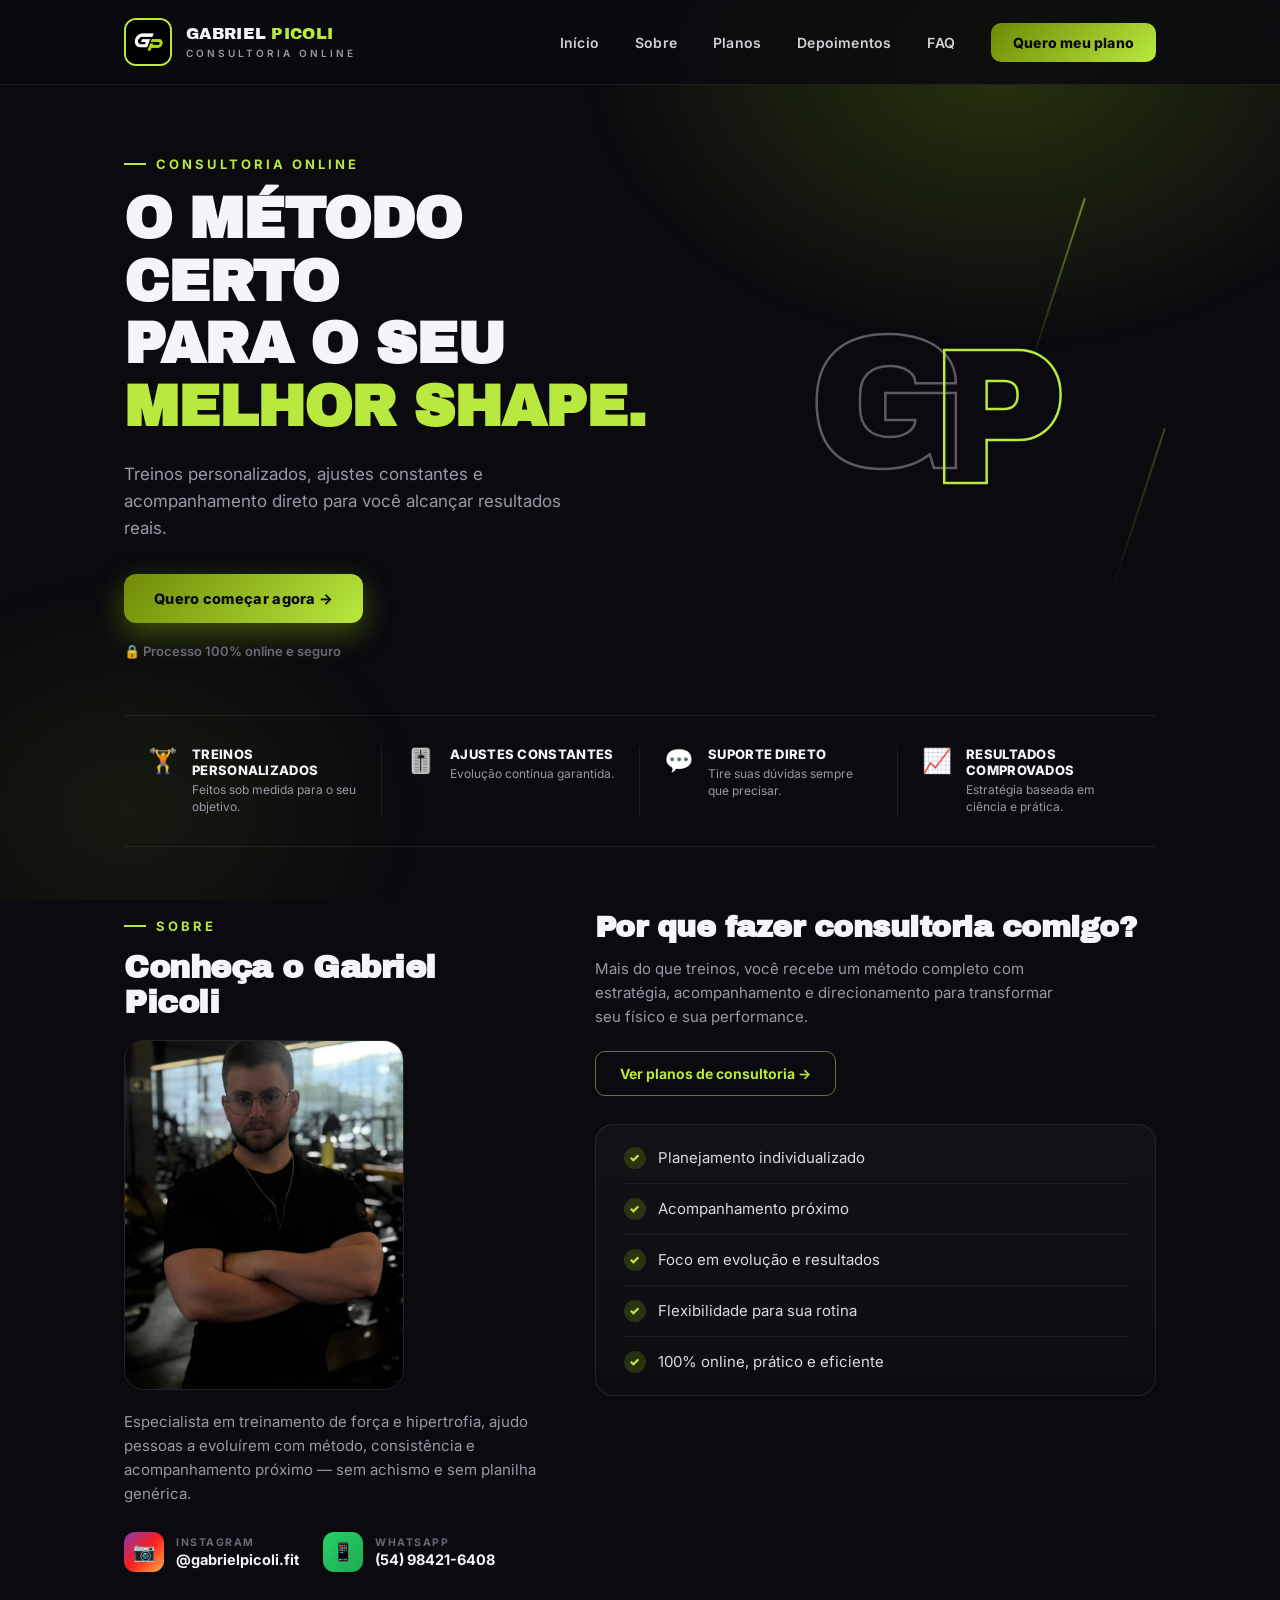
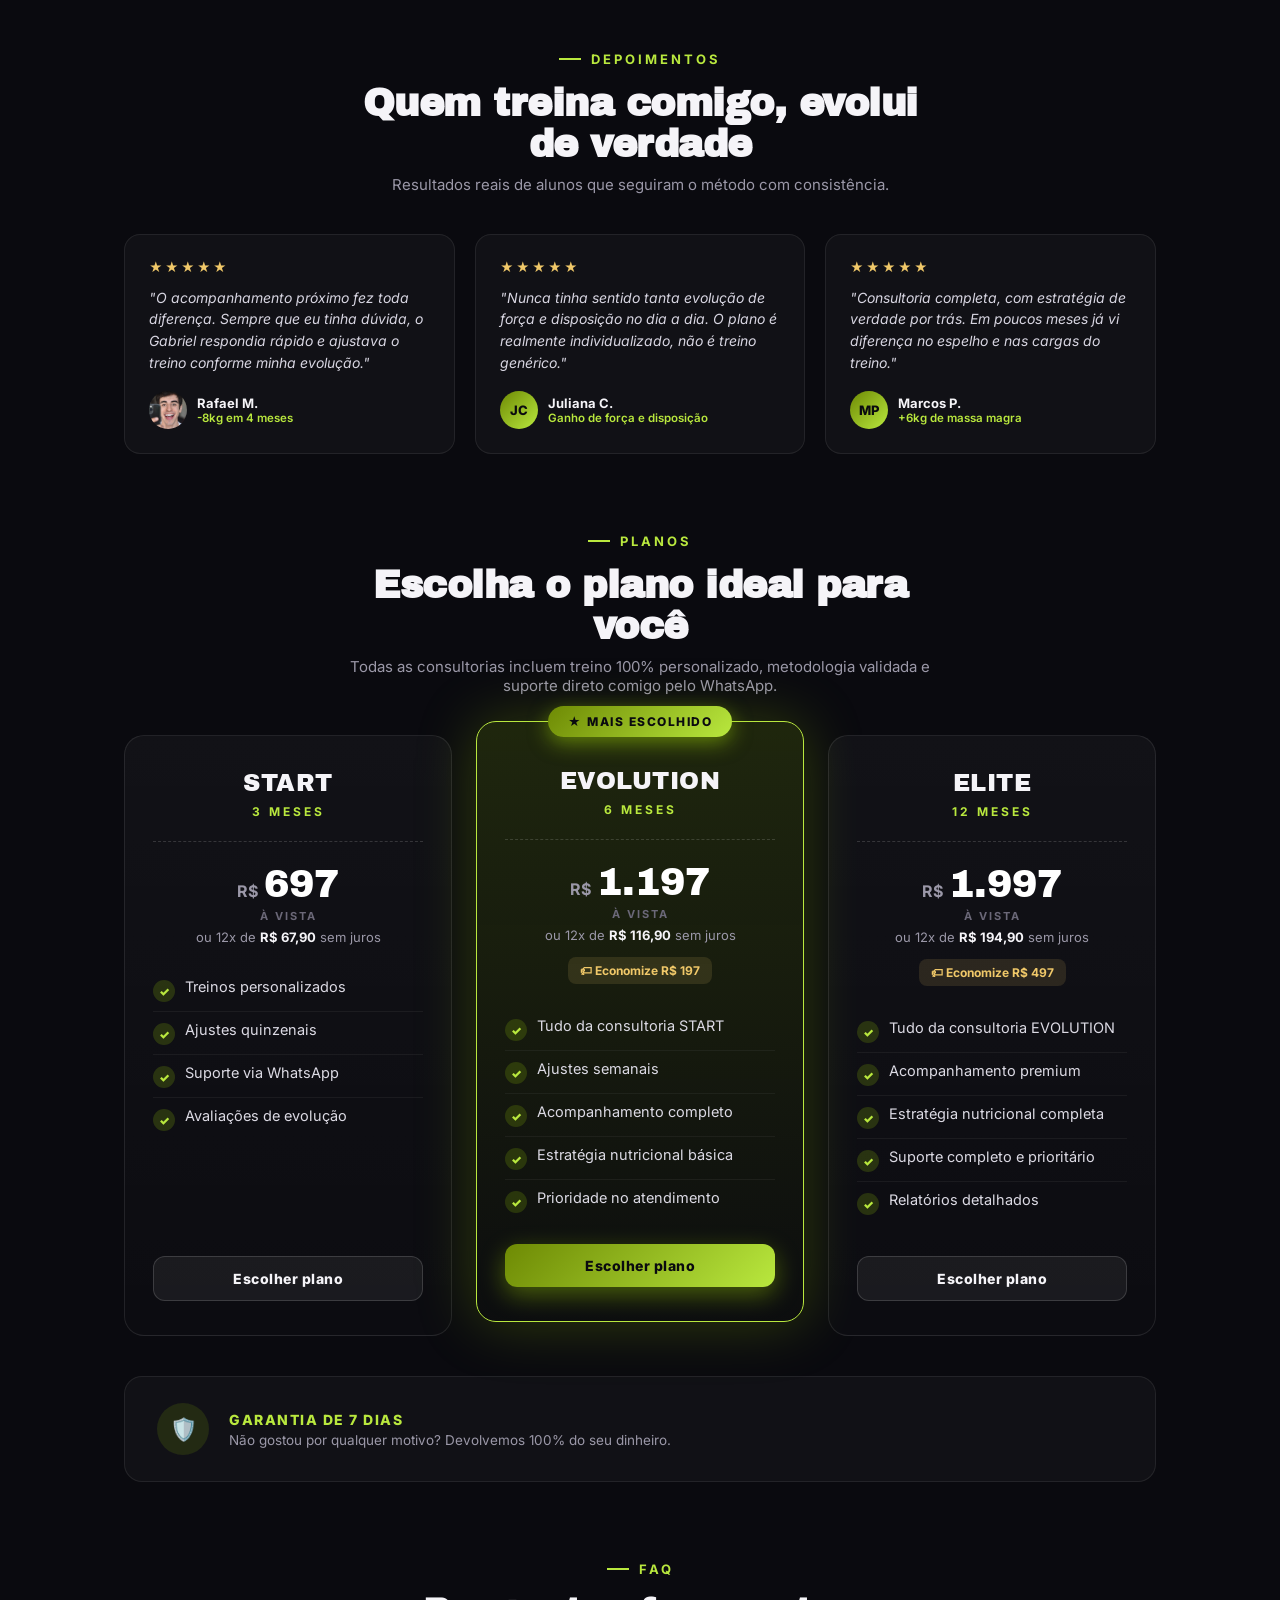
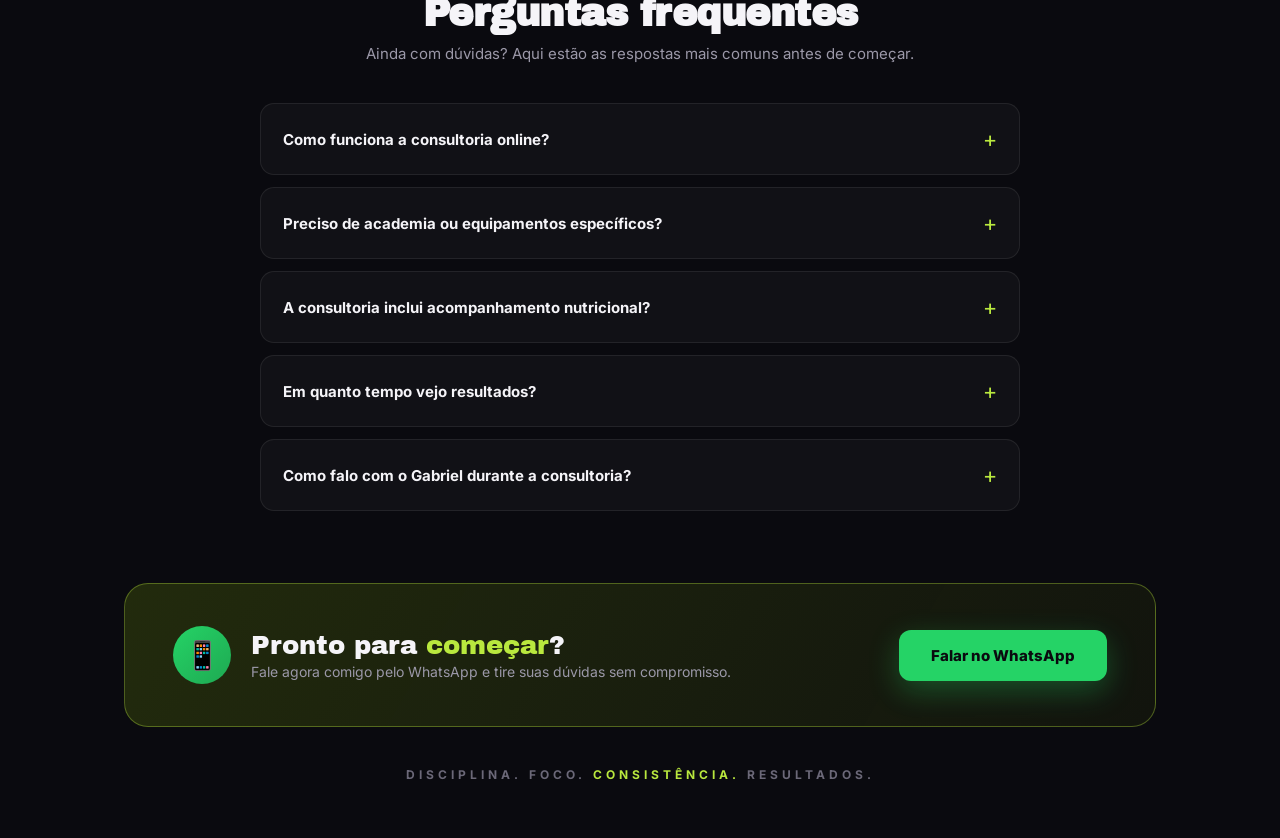
<file: index.html>
<!DOCTYPE html>
<html lang="pt-BR">
<head>
<meta charset="UTF-8">
<meta name="viewport" content="width=device-width, initial-scale=1.0">
<title>Gabriel Picoli | Consultoria de Treinos Online</title>
<meta name="description" content="Consultoria de treinos do Gabriel Picoli: metodologia científica, acompanhamento contínuo e suporte direto pelo WhatsApp para resultado real.">
<link rel="stylesheet" href="css/main.css">
</head>
<body>
<div class="bg-glow"></div>

<header class="navbar">
  <div class="nav-inner">
    <a href="#inicio" class="brand">
      <img class="logo-mark" src="assets/logo.png" alt="Gabriel Picoli">
      <div>
        <div class="brand-name">GABRIEL <span class="last">PICOLI</span></div>
        <div class="brand-sub">CONSULTORIA ONLINE</div>
      </div>
    </a>

    <input type="checkbox" id="nav-toggle" class="nav-toggle-input">

    <label for="nav-toggle" class="nav-toggle-btn" aria-label="Abrir menu">
      <span></span><span></span><span></span>
    </label>

    <nav class="nav-links" id="nav-links">
      <a href="#inicio">Início</a>
      <a href="#sobre">Sobre</a>
      <a href="#planos">Planos</a>
      <a href="#depoimentos">Depoimentos</a>
      <a href="#faq">FAQ</a>
      <a class="nav-cta" data-plan="geral">Quero meu plano</a>
    </nav>
  </div>
</header>

<div class="wrap">

  <section class="hero-v2" id="inicio">
    <div class="hero-text">
      <div class="eyebrow"><span class="dash"></span> CONSULTORIA ONLINE</div>
      <h1 class="hero-title">O MÉTODO CERTO<br>PARA O SEU<br><span class="accent">MELHOR SHAPE.</span></h1>
      <p class="hero-desc">Treinos personalizados, ajustes constantes e acompanhamento direto para você alcançar resultados reais.</p>
      <div class="hero-cta-row">
        <a class="hero-btn hero-btn-primary" data-plan="geral">Quero começar agora →</a>
      </div>
      <div class="trust-line">🔒 Processo 100% online e seguro</div>
    </div>

    <div class="hero-visual" aria-hidden="true">
      <div class="gp-mark"><span class="g">G</span><span class="p">P</span></div>
      <span class="deco-line deco-line-1"></span>
      <span class="deco-line deco-line-2"></span>
    </div>
  </section>

  <div class="features-strip">
    <div class="feature">
      <div class="feature-icon">🏋️</div>
      <div>
        <div class="feature-title">TREINOS PERSONALIZADOS</div>
        <div class="feature-desc">Feitos sob medida para o seu objetivo.</div>
      </div>
    </div>
    <div class="feature">
      <div class="feature-icon">🎚️</div>
      <div>
        <div class="feature-title">AJUSTES CONSTANTES</div>
        <div class="feature-desc">Evolução contínua garantida.</div>
      </div>
    </div>
    <div class="feature">
      <div class="feature-icon">💬</div>
      <div>
        <div class="feature-title">SUPORTE DIRETO</div>
        <div class="feature-desc">Tire suas dúvidas sempre que precisar.</div>
      </div>
    </div>
    <div class="feature">
      <div class="feature-icon">📈</div>
      <div>
        <div class="feature-title">RESULTADOS COMPROVADOS</div>
        <div class="feature-desc">Estratégia baseada em ciência e prática.</div>
      </div>
    </div>
  </div>

  <section class="about-section" id="sobre">
    <div class="about-profile">
      <div class="eyebrow"><span class="dash"></span> SOBRE</div>
      <h2>Conheça o Gabriel Picoli</h2>
      <img class="about-photo" src="assets/picolis.jpg" alt="Gabriel Picoli, especialista em treinamento">
      <p class="about-bio">Especialista em treinamento de força e hipertrofia, ajudo pessoas a evoluírem com método, consistência e acompanhamento próximo — sem achismo e sem planilha genérica.</p>
      <div class="contact-row">
        <a class="contact-item" href="https://www.instagram.com/gabrielpicoli.fit/" target="_blank" rel="noopener">
          <div class="contact-icon ig-icon">📷</div>
          <div>
            <div class="contact-label">Instagram</div>
            <div class="contact-value">@gabrielpicoli.fit</div>
          </div>
        </a>
        <a class="contact-item" data-plan="geral">
          <div class="contact-icon wa-icon-small">📱</div>
          <div>
            <div class="contact-label">WhatsApp</div>
            <div class="contact-value">(54) 98421-6408</div>
          </div>
        </a>
      </div>
    </div>

    <div class="about-why">
      <h3>Por que fazer consultoria comigo?</h3>
      <p>Mais do que treinos, você recebe um método completo com estratégia, acompanhamento e direcionamento para transformar seu físico e sua performance.</p>
      <a class="ghost-btn" href="#planos">Ver planos de consultoria →</a>

      <div class="why-card">
        <ul class="check-list">
          <li><span class="check">✓</span> Planejamento individualizado</li>
          <li><span class="check">✓</span> Acompanhamento próximo</li>
          <li><span class="check">✓</span> Foco em evolução e resultados</li>
          <li><span class="check">✓</span> Flexibilidade para sua rotina</li>
          <li><span class="check">✓</span> 100% online, prático e eficiente</li>
        </ul>
      </div>
    </div>
  </section>

  <section class="testimonials" id="depoimentos">
    <div class="section-heading">
      <div class="eyebrow center"><span class="dash"></span> DEPOIMENTOS</div>
      <h2>Quem treina comigo, evolui de verdade</h2>
      <p>Resultados reais de alunos que seguiram o método com consistência.</p>
    </div>
    <div class="test-grid">
      <div class="test-card">
        <div class="test-stars">★★★★★</div>
        <div class="test-quote">"O acompanhamento próximo fez toda diferença. Sempre que eu tinha dúvida, o Gabriel respondia rápido e ajustava o treino conforme minha evolução."</div>
        <div class="test-author">
          <img class="test-avatar" src="assets/rafael.jpg" alt="Rafael M.">
          <div>
            <div class="test-name">Rafael M.</div>
            <div class="test-result">-8kg em 4 meses</div>
          </div>
        </div>
      </div>
      <div class="test-card">
        <div class="test-stars">★★★★★</div>
        <div class="test-quote">"Nunca tinha sentido tanta evolução de força e disposição no dia a dia. O plano é realmente individualizado, não é treino genérico."</div>
        <div class="test-author">
          <div class="test-avatar test-avatar-initials">JC</div>
          <div>
            <div class="test-name">Juliana C.</div>
            <div class="test-result">Ganho de força e disposição</div>
          </div>
        </div>
      </div>
      <div class="test-card">
        <div class="test-stars">★★★★★</div>
        <div class="test-quote">"Consultoria completa, com estratégia de verdade por trás. Em poucos meses já vi diferença no espelho e nas cargas do treino."</div>
        <div class="test-author">
          <div class="test-avatar test-avatar-initials">MP</div>
          <div>
            <div class="test-name">Marcos P.</div>
            <div class="test-result">+6kg de massa magra</div>
          </div>
        </div>
      </div>
    </div>
  </section>

  <section class="plans-section" id="planos">
    <div class="section-heading">
      <div class="eyebrow center"><span class="dash"></span> PLANOS</div>
      <h2>Escolha o plano ideal para você</h2>
      <p>Todas as consultorias incluem treino 100% personalizado, metodologia validada e suporte direto comigo pelo WhatsApp.</p>
    </div>
    <div class="plans">

      <div class="plan">
        <div class="plan-name">START</div>
        <div class="plan-duration">3 MESES</div>
        <div class="plan-price">
          <div class="price-main"><span class="rs">R$</span><span class="val">697</span></div>
          <div class="price-note">À VISTA</div>
          <div class="price-installment">ou 12x de <b>R$ 67,90</b> sem juros</div>
        </div>
        <ul class="plan-list">
          <li><span class="check">✓</span> Treinos personalizados</li>
          <li><span class="check">✓</span> Ajustes quinzenais</li>
          <li><span class="check">✓</span> Suporte via WhatsApp</li>
          <li><span class="check">✓</span> Avaliações de evolução</li>
        </ul>
        <a class="cta-btn" data-plan="start">Escolher plano</a>
      </div>

      <div class="plan featured">
        <div class="badge-top">★ MAIS ESCOLHIDO</div>
        <div class="plan-name">EVOLUTION</div>
        <div class="plan-duration">6 MESES</div>
        <div class="plan-price">
          <div class="price-main"><span class="rs">R$</span><span class="val">1.197</span></div>
          <div class="price-note">À VISTA</div>
          <div class="price-installment">ou 12x de <b>R$ 116,90</b> sem juros</div>
        </div>
        <div class="savings-tag">🏷 Economize R$ 197</div>
        <ul class="plan-list">
          <li><span class="check">✓</span> Tudo da consultoria START</li>
          <li><span class="check">✓</span> Ajustes semanais</li>
          <li><span class="check">✓</span> Acompanhamento completo</li>
          <li><span class="check">✓</span> Estratégia nutricional básica</li>
          <li><span class="check">✓</span> Prioridade no atendimento</li>
        </ul>
        <a class="cta-btn" data-plan="evolution">Escolher plano</a>
      </div>

      <div class="plan">
        <div class="plan-name">ELITE</div>
        <div class="plan-duration">12 MESES</div>
        <div class="plan-price">
          <div class="price-main"><span class="rs">R$</span><span class="val">1.997</span></div>
          <div class="price-note">À VISTA</div>
          <div class="price-installment">ou 12x de <b>R$ 194,90</b> sem juros</div>
        </div>
        <div class="savings-tag">🏷 Economize R$ 497</div>
        <ul class="plan-list">
          <li><span class="check">✓</span> Tudo da consultoria EVOLUTION</li>
          <li><span class="check">✓</span> Acompanhamento premium</li>
          <li><span class="check">✓</span> Estratégia nutricional completa</li>
          <li><span class="check">✓</span> Suporte completo e prioritário</li>
          <li><span class="check">✓</span> Relatórios detalhados</li>
        </ul>
        <a class="cta-btn" data-plan="elite">Escolher plano</a>
      </div>

    </div>

    <div class="guarantee-bar">
      <div class="guarantee-icon">🛡️</div>
      <div>
        <div class="guarantee-title">GARANTIA DE 7 DIAS</div>
        <div class="guarantee-desc">Não gostou por qualquer motivo? Devolvemos 100% do seu dinheiro.</div>
      </div>
    </div>
  </section>

  <section class="faq-section" id="faq">
    <div class="section-heading">
      <div class="eyebrow center"><span class="dash"></span> FAQ</div>
      <h2>Perguntas frequentes</h2>
      <p>Ainda com dúvidas? Aqui estão as respostas mais comuns antes de começar.</p>
    </div>
    <div class="faq-list">
      <details class="faq-item">
        <summary>Como funciona a consultoria online?</summary>
        <p>Após a contratação, você preenche uma anamnese completa e recebe seu plano de treino personalizado. O acompanhamento e os ajustes acontecem direto pelo WhatsApp, conforme a periodicidade do seu plano.</p>
      </details>
      <details class="faq-item">
        <summary>Preciso de academia ou equipamentos específicos?</summary>
        <p>Não. O treino é montado de acordo com o que você tem disponível — academia completa, equipamento em casa ou peso do corpo.</p>
      </details>
      <details class="faq-item">
        <summary>A consultoria inclui acompanhamento nutricional?</summary>
        <p>Os planos EVOLUTION e ELITE incluem estratégia nutricional básica e completa, respectivamente. O plano START é focado apenas em treino.</p>
      </details>
      <details class="faq-item">
        <summary>Em quanto tempo vejo resultados?</summary>
        <p>Isso varia de pessoa para pessoa, mas a maioria dos alunos já sente diferença de disposição e performance nas primeiras semanas, com resultados visuais consistentes a partir do segundo/terceiro mês.</p>
      </details>
      <details class="faq-item">
        <summary>Como falo com o Gabriel durante a consultoria?</summary>
        <p>Todo o suporte é feito diretamente pelo WhatsApp, sem intermediários, com prioridade de atendimento para os planos EVOLUTION e ELITE.</p>
      </details>
    </div>
  </section>

  <div class="final-cta">
    <div class="final-cta-left">
      <div class="wa-icon">📱</div>
      <div>
        <div class="final-cta-title">Pronto para <span>começar</span>?</div>
        <div class="final-cta-sub">Fale agora comigo pelo WhatsApp e tire suas dúvidas sem compromisso.</div>
      </div>
    </div>
    <a class="final-cta-btn" data-plan="geral">Falar no WhatsApp</a>
  </div>

  <footer class="footer">
    DISCIPLINA. FOCO. <span>CONSISTÊNCIA.</span> RESULTADOS.
  </footer>

</div>

<script src="js/script.js"></script>
</body>
</html>
</file>
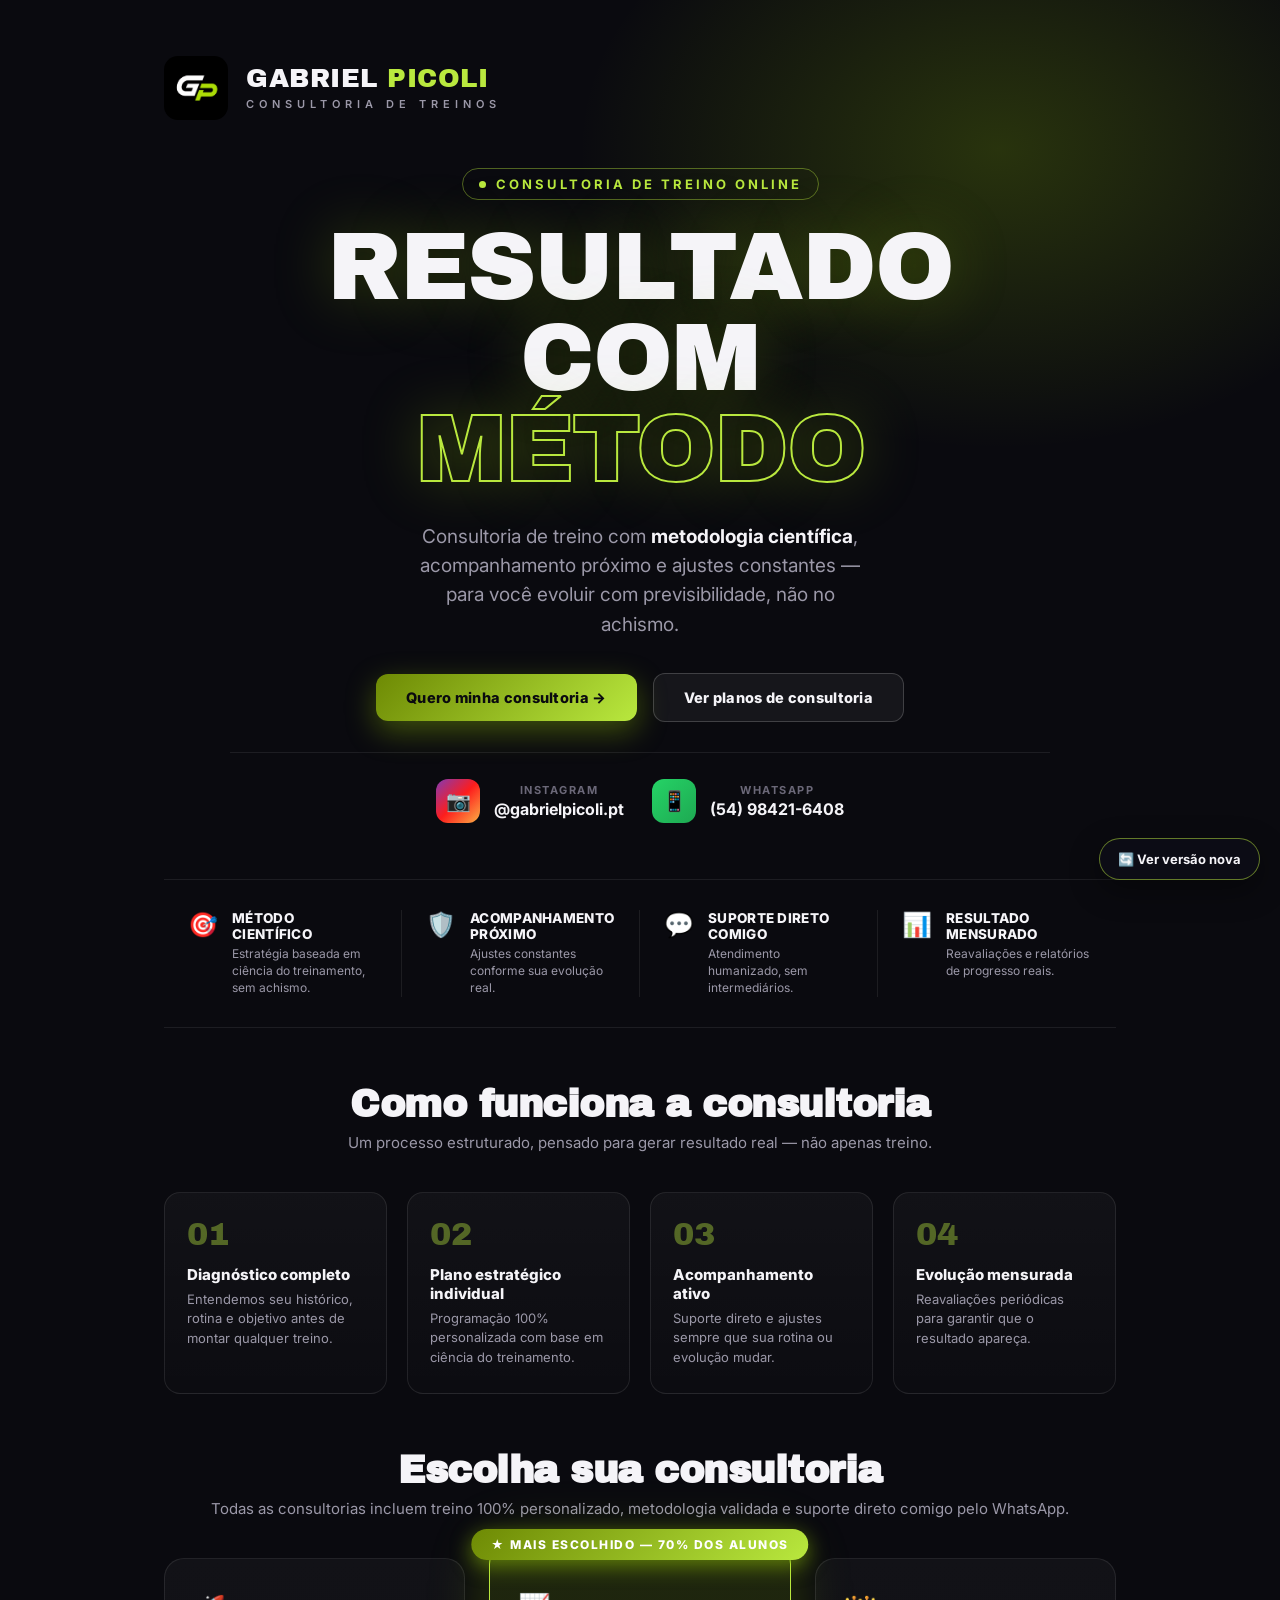
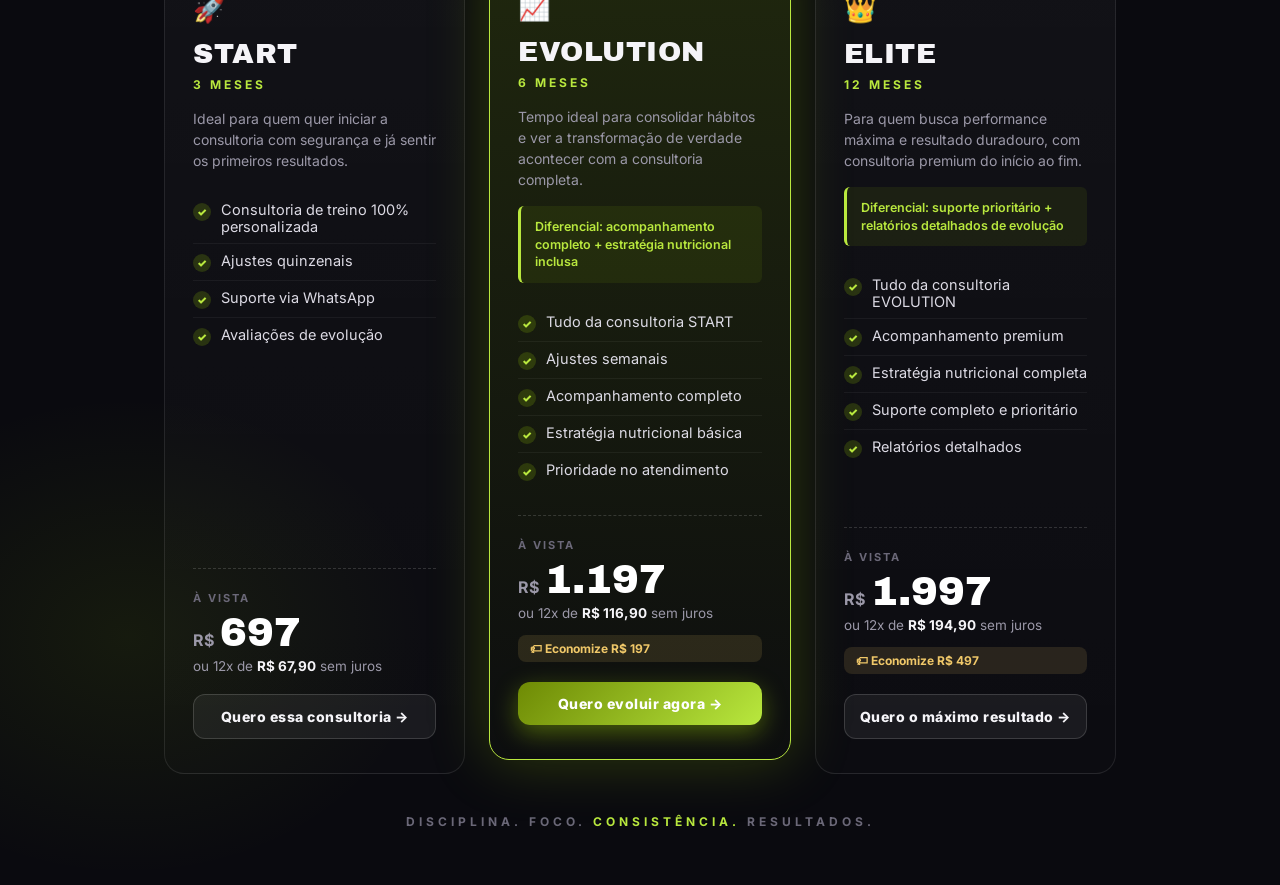
<file: index2.html>
<!DOCTYPE html>
<html lang="pt-BR">
<head>
<meta charset="UTF-8">
<meta name="viewport" content="width=device-width, initial-scale=1.0">
<title>Gabriel Picoli | Consultoria de Treinos Online</title>
<meta name="description" content="Consultoria de treinos do Gabriel Picoli: metodologia científica, acompanhamento contínuo e suporte direto pelo WhatsApp para resultado real.">
<link rel="stylesheet" href="css/style.css">
</head>
<body>
<div class="bg-glow"></div>
<div class="wrap">

  <div class="header">
    <div class="brand">
      <img class="logo-mark" src="assets/logo.png" alt="Gabriel Picoli">
      <div>
        <div class="brand-name">GABRIEL <span class="last">PICOLI</span></div>
        <div class="brand-sub">CONSULTORIA DE TREINOS</div>
      </div>
    </div>
  </div>

  <div class="hero hero-centered">
    <div class="hero-text">
      <div class="eyebrow">CONSULTORIA DE TREINO ONLINE</div>
      <div class="hero-title">RESULTADO<br>COM<br><span class="accent">MÉTODO</span></div>
      <div class="hero-desc">Consultoria de treino com <b>metodologia científica</b>, acompanhamento próximo e ajustes constantes — para você evoluir com previsibilidade, não no achismo.</div>
      <div class="hero-cta-row">
        <a class="hero-btn hero-btn-primary" data-plan="geral">Quero minha consultoria →</a>
        <a class="hero-btn hero-btn-ghost" href="#planos">Ver planos de consultoria</a>
      </div>
      <div class="contact-row">
        <a class="contact-item" href="https://www.instagram.com/gabrielpicoli073/" target="_blank" rel="noopener">
          <div class="contact-icon ig-icon">📷</div>
          <div>
            <div class="contact-label">Instagram</div>
            <div class="contact-value">@gabrielpicoli.pt</div>
          </div>
        </a>
        <a class="contact-item" data-plan="geral">
          <div class="contact-icon wa-icon-small">📱</div>
          <div>
            <div class="contact-label">WhatsApp</div>
            <div class="contact-value">(54) 98421-6408</div>
          </div>
        </a>
      </div>
    </div>
  </div>

  <div class="features-strip">
    <div class="feature">
      <div class="feature-icon">🎯</div>
      <div>
        <div class="feature-title">MÉTODO CIENTÍFICO</div>
        <div class="feature-desc">Estratégia baseada em ciência do treinamento, sem achismo.</div>
      </div>
    </div>
    <div class="feature">
      <div class="feature-icon">🛡️</div>
      <div>
        <div class="feature-title">ACOMPANHAMENTO PRÓXIMO</div>
        <div class="feature-desc">Ajustes constantes conforme sua evolução real.</div>
      </div>
    </div>
    <div class="feature">
      <div class="feature-icon">💬</div>
      <div>
        <div class="feature-title">SUPORTE DIRETO COMIGO</div>
        <div class="feature-desc">Atendimento humanizado, sem intermediários.</div>
      </div>
    </div>
    <div class="feature">
      <div class="feature-icon">📊</div>
      <div>
        <div class="feature-title">RESULTADO MENSURADO</div>
        <div class="feature-desc">Reavaliações e relatórios de progresso reais.</div>
      </div>
    </div>
  </div>

  <div class="methodology" id="metodologia">
    <div class="plans-heading">
      <h2>Como funciona a consultoria</h2>
      <p>Um processo estruturado, pensado para gerar resultado real — não apenas treino.</p>
    </div>
    <div class="method-grid">
      <div class="method-step">
        <div class="step-number">01</div>
        <div class="step-title">Diagnóstico completo</div>
        <div class="step-desc">Entendemos seu histórico, rotina e objetivo antes de montar qualquer treino.</div>
      </div>
      <div class="method-step">
        <div class="step-number">02</div>
        <div class="step-title">Plano estratégico individual</div>
        <div class="step-desc">Programação 100% personalizada com base em ciência do treinamento.</div>
      </div>
      <div class="method-step">
        <div class="step-number">03</div>
        <div class="step-title">Acompanhamento ativo</div>
        <div class="step-desc">Suporte direto e ajustes sempre que sua rotina ou evolução mudar.</div>
      </div>
      <div class="method-step">
        <div class="step-number">04</div>
        <div class="step-title">Evolução mensurada</div>
        <div class="step-desc">Reavaliações periódicas para garantir que o resultado apareça.</div>
      </div>
    </div>
  </div>

  <div class="plans-section" id="planos">
    <div class="plans-heading">
      <h2>Escolha sua consultoria</h2>
      <p>Todas as consultorias incluem treino 100% personalizado, metodologia validada e suporte direto comigo pelo WhatsApp.</p>
    </div>
    <div class="plans">

      <div class="plan">
        <div class="plan-icon">🚀</div>
        <div class="plan-name">START</div>
        <div class="plan-duration">3 MESES</div>
        <div class="plan-desc">Ideal para quem quer iniciar a consultoria com segurança e já sentir os primeiros resultados.</div>
        <ul class="plan-list">
          <li><span class="check">✓</span> Consultoria de treino 100% personalizada</li>
          <li><span class="check">✓</span> Ajustes quinzenais</li>
          <li><span class="check">✓</span> Suporte via WhatsApp</li>
          <li><span class="check">✓</span> Avaliações de evolução</li>
        </ul>
        <div class="plan-price-block">
          <div class="price-label">À VISTA</div>
          <div class="price-main"><span class="rs">R$</span><span class="val">697</span></div>
          <div class="price-installment">ou 12x de <b>R$ 67,90</b> sem juros</div>
        </div>
        <a class="cta-btn" data-plan="start">Quero essa consultoria →</a>
      </div>

      <div class="plan featured">
        <div class="badge-top">★ MAIS ESCOLHIDO — 70% DOS ALUNOS</div>
        <div class="plan-icon">📈</div>
        <div class="plan-name">EVOLUTION</div>
        <div class="plan-duration">6 MESES</div>
        <div class="plan-desc">Tempo ideal para consolidar hábitos e ver a transformação de verdade acontecer com a consultoria completa.</div>
        <div class="plan-diff">Diferencial: acompanhamento completo + estratégia nutricional inclusa</div>
        <ul class="plan-list">
          <li><span class="check">✓</span> Tudo da consultoria START</li>
          <li><span class="check">✓</span> Ajustes semanais</li>
          <li><span class="check">✓</span> Acompanhamento completo</li>
          <li><span class="check">✓</span> Estratégia nutricional básica</li>
          <li><span class="check">✓</span> Prioridade no atendimento</li>
        </ul>
        <div class="plan-price-block">
          <div class="price-label">À VISTA</div>
          <div class="price-main"><span class="rs">R$</span><span class="val">1.197</span></div>
          <div class="price-installment">ou 12x de <b>R$ 116,90</b> sem juros</div>
        </div>
        <div class="savings-tag">🏷 Economize R$ 197</div>
        <a class="cta-btn" data-plan="evolution">Quero evoluir agora →</a>
      </div>

      <div class="plan">
        <div class="plan-icon">👑</div>
        <div class="plan-name">ELITE</div>
        <div class="plan-duration">12 MESES</div>
        <div class="plan-desc">Para quem busca performance máxima e resultado duradouro, com consultoria premium do início ao fim.</div>
        <div class="plan-diff">Diferencial: suporte prioritário + relatórios detalhados de evolução</div>
        <ul class="plan-list">
          <li><span class="check">✓</span> Tudo da consultoria EVOLUTION</li>
          <li><span class="check">✓</span> Acompanhamento premium</li>
          <li><span class="check">✓</span> Estratégia nutricional completa</li>
          <li><span class="check">✓</span> Suporte completo e prioritário</li>
          <li><span class="check">✓</span> Relatórios detalhados</li>
        </ul>
        <div class="plan-price-block">
          <div class="price-label">À VISTA</div>
          <div class="price-main"><span class="rs">R$</span><span class="val">1.997</span></div>
          <div class="price-installment">ou 12x de <b>R$ 194,90</b> sem juros</div>
        </div>
        <div class="savings-tag">🏷 Economize R$ 497</div>
        <a class="cta-btn" data-plan="elite">Quero o máximo resultado →</a>
      </div>

    </div>
  </div>

  <div class="footer">
    DISCIPLINA. FOCO. <span>CONSISTÊNCIA.</span> RESULTADOS.
  </div>

</div>

<a href="index.html" class="compare-toggle">🔄 Ver versão nova</a>

<script src="js/script.js"></script>
</body>
</html>
</file>
<file: css/main.css>
@import url('https://fonts.googleapis.com/css2?family=Bebas+Neue&family=Archivo+Black&family=Inter:wght@400;500;600;700;800;900&display=swap');

* { margin:0; padding:0; box-sizing:border-box; min-width:0; }

:root{
  --bg: #0a0a0f;
  --bg2: #0e0e16;
  --violet: #A2D806;
  --violet2: #B9E83E;
  --violet-deep: #6E8A04;
  --white: #f5f4f8;
  --gray: #9b98a8;
  --gray-dim: #6b6878;
  --gold: #f0c869;
  --nav-h: 84px;
}

html{ scroll-behavior: smooth; scroll-padding-top: var(--nav-h); }

body{
  background: var(--bg);
  color: var(--white);
  font-family: 'Inter', sans-serif;
  width: 100%;
  position: relative;
  overflow-x: hidden;
  overflow-wrap: break-word;
}

.bg-glow{
  position:fixed; inset:0; z-index:0; pointer-events:none;
  background:
    radial-gradient(ellipse 700px 500px at 78% 6%, rgba(162,216,6,0.20), transparent 60%),
    radial-gradient(ellipse 500px 400px at 10% 90%, rgba(162,216,6,0.08), transparent 60%);
}

.wrap{ position:relative; z-index:1; max-width:1160px; margin:0 auto; overflow:hidden; }

img{ max-width:100%; display:block; }

/* ===== EYEBROW ===== */
.eyebrow{
  display:inline-flex; align-items:center; gap:10px;
  font-size:13px; font-weight:700; letter-spacing:3px; color:var(--violet2);
  margin-bottom:16px;
}
.eyebrow .dash{ width:22px; height:2px; background:var(--violet2); flex-shrink:0; }
.eyebrow.center{ justify-content:center; }

/* ===== NAVBAR ===== */
.navbar{
  position:sticky; top:0; z-index:50;
  background: rgba(10,10,15,0.85);
  backdrop-filter: blur(10px);
  -webkit-backdrop-filter: blur(10px);
  border-bottom: 1px solid rgba(255,255,255,0.08);
}
.nav-inner{
  max-width:1160px; margin:0 auto;
  display:flex; align-items:center; justify-content:space-between;
  padding: 16px 64px;
  min-height: var(--nav-h);
  position:relative;
}
.brand{ display:flex; align-items:center; gap:14px; text-decoration:none; color:inherit; flex-shrink:0; }
.logo-mark{
  width:48px; height:48px;
  border:2px solid var(--violet2);
  border-radius:12px;
  object-fit:cover;
  flex-shrink:0;
}
.brand-name{ font-family:'Archivo Black', sans-serif; font-size:16px; letter-spacing:0.3px; line-height:1; white-space:nowrap; }
.brand-name .last{ color:var(--violet2); }
.brand-sub{ font-size:10px; letter-spacing:3px; color:var(--gray); margin-top:5px; font-weight:600; white-space:nowrap; }

.nav-links{ display:flex; align-items:center; gap:36px; }
.nav-links a{
  color:var(--white); text-decoration:none; font-size:14px; font-weight:600;
  letter-spacing:0.2px; opacity:0.85; transition: opacity 0.15s ease, color 0.15s ease;
  white-space:nowrap;
}
.nav-links a:hover{ opacity:1; color:var(--violet2); }
.nav-cta{
  background: linear-gradient(135deg, var(--violet-deep), var(--violet2));
  color:#0a0a0f !important; padding:11px 22px; border-radius:10px;
  font-weight:800 !important; opacity:1 !important; letter-spacing:0.3px;
}
.nav-cta:hover{ filter:brightness(1.06); }

.nav-toggle-input{ display:none; }
.nav-toggle-btn{
  display:none; flex-direction:column; justify-content:center; gap:5px;
  width:40px; height:40px; cursor:pointer; flex-shrink:0;
}
.nav-toggle-btn span{ width:22px; height:2px; background:var(--white); border-radius:2px; }

/* ===== HERO V2 ===== */
.hero-v2{
  display:flex; align-items:center; gap:40px;
  padding: 64px 64px 0 64px;
  min-height: 560px;
}
.hero-text{ flex:1 1 480px; max-width:620px; position:relative; z-index:2; }

.hero-title{
  font-family:'Archivo Black', sans-serif;
  font-size: clamp(34px, 5.2vw, 58px);
  line-height: 1.08;
  letter-spacing: -1px;
  color: var(--white);
}
.hero-title .accent{ color: var(--violet2); }

.hero-desc{
  margin-top: 22px;
  font-size: 17px;
  color: var(--gray);
  line-height: 1.6;
  max-width: 460px;
}

.hero-cta-row{ display:flex; align-items:center; gap:16px; margin-top:32px; flex-wrap:wrap; }
.hero-btn{
  display:inline-flex; align-items:center; gap:8px;
  padding:16px 30px; border-radius:12px;
  font-weight:800; font-size:14.5px; letter-spacing:0.3px;
  text-decoration:none; cursor:pointer;
  transition: transform 0.15s ease, filter 0.15s ease;
}
.hero-btn-primary{
  background: linear-gradient(135deg, var(--violet-deep), var(--violet2));
  color:#0a0a0f;
  box-shadow: 0 10px 30px rgba(162,216,6,0.35);
}
.hero-btn-primary:hover{ transform: translateY(-2px); filter:brightness(1.06); }
.hero-btn:focus-visible{ outline:2px solid var(--violet2); outline-offset:2px; }

.trust-line{ margin-top:20px; font-size:13px; color:var(--gray-dim); font-weight:600; }

.hero-visual{
  flex:1 1 380px; position:relative;
  display:flex; align-items:center; justify-content:center;
  min-height:360px;
}
.gp-mark{
  display:flex; font-family:'Archivo Black', sans-serif;
  font-size: clamp(120px, 15vw, 240px); line-height:1; letter-spacing:-0.06em;
}
.gp-mark .g{ color:transparent; -webkit-text-stroke: 2.5px rgba(245,244,248,0.35); }
.gp-mark .p{ color:transparent; -webkit-text-stroke: 2.5px var(--violet2); margin-left:-0.14em; transform:translateY(8%); }
.deco-line{ position:absolute; width:2px; height:180px; background:linear-gradient(180deg, rgba(185,232,62,0.55), transparent); }
.deco-line-1{ top:-30px; right:22%; transform:rotate(18deg); }
.deco-line-2{ bottom:-20px; right:4%; transform:rotate(18deg); opacity:0.5; }

/* ===== FEATURES STRIP ===== */
.features-strip{
  margin: 56px 64px 0 64px;
  display:grid; grid-template-columns: repeat(4,1fr);
  border-top:1px solid rgba(255,255,255,0.08);
  border-bottom:1px solid rgba(255,255,255,0.08);
  padding: 30px 0;
}
.feature{ display:flex; gap:14px; padding: 0 24px; border-right:1px solid rgba(255,255,255,0.08); }
.feature:last-child{ border-right:none; }
.feature-icon{ font-size:24px; flex-shrink:0; }
.feature-title{ font-size:13px; font-weight:800; letter-spacing:0.3px; }
.feature-desc{ font-size:12px; color:var(--gray); margin-top:4px; line-height:1.4; }

/* ===== ABOUT / WHY ===== */
.about-section{
  padding: 64px 64px 0 64px;
  display:grid; grid-template-columns: 0.85fr 1.15fr; gap:56px; align-items:start;
}
.about-profile h2{ font-family:'Archivo Black', sans-serif; font-size: clamp(24px, 3vw, 32px); letter-spacing:-0.5px; margin-bottom:20px; }
.about-photo{
  width:100%; max-width:280px; aspect-ratio: 4/5; object-fit:cover;
  border-radius:20px; border:1px solid rgba(255,255,255,0.1);
}
.about-bio{ margin-top:20px; font-size:15px; color:var(--gray); line-height:1.6; max-width:420px; }

.about-why h3{ font-family:'Archivo Black', sans-serif; font-size: clamp(22px, 2.8vw, 30px); letter-spacing:-0.5px; }
.about-why > p{ margin-top:14px; font-size:15px; color:var(--gray); line-height:1.6; max-width:480px; }

.ghost-btn{
  display:inline-flex; align-items:center; gap:8px; margin-top:22px;
  padding:13px 24px; border-radius:10px;
  border:1px solid rgba(185,232,62,0.5); color:var(--violet2);
  font-weight:700; font-size:14px; text-decoration:none;
  transition: background 0.15s ease, transform 0.15s ease;
}
.ghost-btn:hover{ background:rgba(162,216,6,0.08); transform: translateY(-2px); }

.why-card{
  margin-top:28px; padding:8px 28px;
  background: linear-gradient(180deg, rgba(255,255,255,0.035), rgba(255,255,255,0.01));
  border: 1px solid rgba(255,255,255,0.09);
  border-radius: 18px;
}
.check-list{ list-style:none; }
.check-list li{
  display:flex; align-items:center; gap:12px;
  font-size:15px; color:#dcdae4; padding:14px 0;
  border-bottom: 1px solid rgba(255,255,255,0.06);
}
.check-list li:last-child{ border-bottom:none; }
.check{
  width:22px; height:22px; border-radius:50%;
  background: rgba(162,216,6,0.18); color:var(--violet2);
  display:flex; align-items:center; justify-content:center;
  font-size:12px; flex-shrink:0; font-weight:900;
}

/* ===== CONTACT ROW (about) ===== */
.contact-row{ display:flex; gap:24px; margin-top:26px; flex-wrap:wrap; }
.contact-item{ display:flex; align-items:center; gap:12px; text-decoration:none; color:inherit; }
.contact-item:hover{ opacity:0.85; }
.contact-icon{
  width:40px; height:40px; border-radius:11px; flex-shrink:0;
  display:flex; align-items:center; justify-content:center; font-size:18px;
}
.ig-icon{ background: linear-gradient(135deg, #833ab4, #fd1d1d, #fcb045); }
.wa-icon-small{ background: linear-gradient(135deg,#25D366,#1ea952); }
.contact-label{ font-size:10.5px; color:var(--gray-dim); letter-spacing:1.5px; text-transform:uppercase; font-weight:700; }
.contact-value{ font-size:14.5px; color:var(--white); font-weight:700; margin-top:2px; }

/* ===== SECTION HEADING (shared) ===== */
.section-heading{ text-align:center; max-width:600px; margin:0 auto 40px auto; }
.section-heading h2{ font-family:'Archivo Black', sans-serif; font-size: clamp(26px, 4.5vw, 38px); letter-spacing:-0.5px; }
.section-heading p{ color:var(--gray); font-size:15px; margin-top:10px; }

/* ===== TESTIMONIALS ===== */
.testimonials{ padding: 72px 64px 0 64px; }
.test-grid{ display:grid; grid-template-columns: repeat(3,1fr); gap:20px; }
.test-card{
  background: rgba(255,255,255,0.03);
  border:1px solid rgba(255,255,255,0.08);
  border-radius:16px; padding:24px;
}
.test-stars{ color:var(--gold); font-size:13px; margin-bottom:12px; letter-spacing:2px; }
.test-quote{ font-size:14px; color:#d8d6e2; line-height:1.55; font-style:italic; }
.test-author{ display:flex; align-items:center; gap:10px; margin-top:18px; }
.test-avatar{
  width:38px; height:38px; border-radius:50%;
  object-fit:cover; flex-shrink:0;
}
.test-avatar-initials{
  background: linear-gradient(135deg, var(--violet-deep), var(--violet2));
  display:flex; align-items:center; justify-content:center;
  font-size:13px; font-weight:800; color:#0a0a0f;
}
.test-name{ font-size:13px; font-weight:700; }
.test-result{ font-size:11.5px; color:var(--violet2); font-weight:600; }

/* ===== PLANS ===== */
.plans-section{ padding: 72px 64px 0 64px; }
.plans{ display:grid; grid-template-columns: 1fr 1fr 1fr; gap:24px; align-items:stretch; }

.plan{
  background: linear-gradient(180deg, rgba(255,255,255,0.035), rgba(255,255,255,0.01));
  border: 1px solid rgba(255,255,255,0.09);
  border-radius: 20px;
  padding: 34px 28px;
  display:flex; flex-direction:column;
  position:relative;
  text-align:center;
}
.plan.featured{
  border: 1px solid var(--violet2);
  background: linear-gradient(180deg, rgba(162,216,6,0.14), rgba(162,216,6,0.02));
  box-shadow: 0 0 60px rgba(162,216,6,0.25);
  transform: translateY(-14px);
  padding-top: 46px;
}

.badge-top{
  position:absolute; top:-16px; left:50%; transform:translateX(-50%);
  background: linear-gradient(135deg, var(--violet-deep), var(--violet2));
  color:#0a0a0f; font-size:12px; font-weight:800; letter-spacing:1.5px;
  padding:8px 20px; border-radius:100px; white-space:nowrap;
  box-shadow: 0 6px 20px rgba(162,216,6,0.5);
}

.plan-name{ font-family:'Archivo Black', sans-serif; font-size:24px; letter-spacing:0.5px; }
.plan-duration{ font-size:12px; letter-spacing:3px; color:var(--violet2); font-weight:700; margin-top:8px; }

.plan-price{ margin-top:22px; padding-top:22px; border-top:1px dashed rgba(255,255,255,0.15); }
.price-main{ display:flex; align-items:baseline; justify-content:center; gap:6px; }
.price-main .rs{ font-size:16px; color:var(--gray); font-weight:700; }
.price-main .val{ font-family:'Archivo Black', sans-serif; font-size:38px; color:#fff; }
.price-note{ font-size:11px; letter-spacing:2px; color:var(--gray-dim); font-weight:700; margin-top:4px; }
.price-installment{ font-size:13px; color:var(--gray); margin-top:6px; }
.price-installment b{ color:var(--white); }

.savings-tag{
  margin-top:14px; align-self:center; display:inline-flex; align-items:center; gap:6px;
  background: rgba(240,200,105,0.12); color:var(--gold);
  font-size:12px; font-weight:700; padding:6px 12px; border-radius:8px;
}

.plan-list{ list-style:none; margin-top:24px; flex-grow:1; text-align:left; }
.plan-list li{
  display:flex; align-items:flex-start; gap:10px;
  font-size:14.5px; color:#dcdae4; padding:9px 0;
  border-bottom: 1px solid rgba(255,255,255,0.05);
}
.plan-list li:last-child{ border-bottom:none; }
.plan-list .check{ margin-top:2px; }

.cta-btn{
  margin-top:22px; text-align:center; padding:13px;
  border-radius:12px; font-weight:800; font-size:14px; letter-spacing:0.5px;
  background: rgba(255,255,255,0.06); color:var(--white);
  border: 1px solid rgba(255,255,255,0.15);
  display:block; text-decoration:none; cursor:pointer;
  transition: transform 0.15s ease, background 0.15s ease;
}
.cta-btn:hover{ background: rgba(255,255,255,0.12); transform: translateY(-2px); }
.cta-btn:focus-visible{ outline:2px solid var(--violet2); outline-offset:2px; }
.plan.featured .cta-btn{
  background: linear-gradient(135deg, var(--violet-deep), var(--violet2));
  color:#0a0a0f; border:none;
  box-shadow: 0 8px 24px rgba(162,216,6,0.4);
}
.plan.featured .cta-btn:hover{ filter:brightness(1.1); }

/* ===== GUARANTEE BAR ===== */
.guarantee-bar{
  margin-top:40px; padding:26px 32px;
  display:flex; align-items:center; gap:20px;
  background: rgba(255,255,255,0.03);
  border: 1px solid rgba(255,255,255,0.08);
  border-radius: 18px;
}
.guarantee-icon{
  width:52px; height:52px; border-radius:50%; flex-shrink:0;
  background: rgba(162,216,6,0.12);
  display:flex; align-items:center; justify-content:center; font-size:22px;
}
.guarantee-title{ font-size:14px; font-weight:800; letter-spacing:1.5px; color:var(--violet2); }
.guarantee-desc{ font-size:13.5px; color:var(--gray); margin-top:4px; }

/* ===== FAQ ===== */
.faq-section{ padding: 72px 64px 0 64px; }
.faq-list{ max-width:760px; margin:0 auto; display:flex; flex-direction:column; gap:12px; }
.faq-item{
  background: rgba(255,255,255,0.03);
  border: 1px solid rgba(255,255,255,0.08);
  border-radius: 14px;
  padding: 6px 22px;
}
.faq-item summary{
  cursor:pointer; list-style:none;
  padding: 16px 0;
  font-size:15px; font-weight:700; color:var(--white);
  display:flex; align-items:center; justify-content:space-between; gap:16px;
}
.faq-item summary::-webkit-details-marker{ display:none; }
.faq-item summary::after{
  content:'+'; font-size:22px; color:var(--violet2); flex-shrink:0;
  font-weight:400; transition: transform 0.2s ease;
}
.faq-item[open] summary::after{ transform: rotate(45deg); }
.faq-item p{ font-size:14px; color:var(--gray); line-height:1.6; padding-bottom:18px; }

/* ===== FINAL CTA ===== */
.final-cta{
  margin: 0 64px;
  padding: 42px 48px;
  background: linear-gradient(120deg, rgba(162,216,6,0.16), rgba(110,138,4,0.08));
  border: 1px solid rgba(185,232,62,0.35);
  border-radius: 24px;
  display:flex; align-items:center; justify-content:space-between;
  margin-top: 72px;
  gap: 24px;
  flex-wrap: wrap;
}
.final-cta-left{ display:flex; align-items:center; gap:20px; }
.wa-icon{
  width:58px; height:58px; border-radius:50%;
  background: linear-gradient(135deg,#25D366,#1ea952);
  display:flex; align-items:center; justify-content:center;
  font-size:28px; color:#fff; flex-shrink:0;
}
.final-cta-title{ font-family:'Archivo Black', sans-serif; font-size: clamp(20px, 3.5vw, 26px); }
.final-cta-title span{ color:var(--violet2); }
.final-cta-sub{ font-size:14px; color:var(--gray); margin-top:4px; }

.final-cta-btn{
  background: #25D366; color:#0a0a0f; font-weight:800; font-size:15px;
  padding: 16px 32px; border-radius:12px; white-space:nowrap;
  box-shadow: 0 10px 30px rgba(37,211,102,0.3);
  display:inline-block; text-decoration:none; cursor:pointer;
  transition: transform 0.15s ease;
}
.final-cta-btn:hover{ transform: translateY(-2px); }
.final-cta-btn:focus-visible{ outline:2px solid var(--white); outline-offset:2px; }

/* ===== FOOTER ===== */
.footer{
  text-align:center; padding: 40px 64px 56px 64px;
  font-size:12px; letter-spacing:4px; color:var(--gray-dim); font-weight:700;
}
.footer span{ color:var(--violet2); }

/* ===== RESPONSIVE: TABLET ===== */
@media (max-width: 968px){
  .nav-inner{ padding: 14px 32px; }
  .nav-links{ gap:22px; }

  .hero-v2{ padding: 48px 32px 0 32px; }
  .hero-visual{ flex-basis:280px; min-height:280px; }
  .gp-mark{ font-size: clamp(90px, 18vw, 160px); }

  .features-strip{ margin: 48px 32px 0 32px; }
  .about-section{ padding: 48px 32px 0 32px; gap:40px; grid-template-columns: 1fr; }
  .about-photo{ max-width:220px; }
  .testimonials, .plans-section, .faq-section{ padding: 56px 32px 0 32px; }
  .final-cta{ margin: 0 32px; margin-top: 56px; }
  .footer{ padding: 32px 32px 48px 32px; }
  .test-grid{ grid-template-columns: repeat(2,1fr); }
}

/* ===== RESPONSIVE: MOBILE ===== */
@media (max-width: 768px){
  .wrap{ overflow: visible; }

  .nav-inner{ padding: 14px 20px; min-height:68px; flex-wrap:wrap; }
  .nav-toggle-btn{ display:flex; order:2; }
  .nav-links{
    order:3; flex-basis:100%; width:100%;
    flex-direction:column; align-items:stretch; gap:4px;
    max-height:0; overflow:hidden; opacity:0;
    transition: max-height 0.25s ease, opacity 0.2s ease;
  }
  .nav-toggle-input:checked ~ .nav-links{ max-height:400px; opacity:1; padding-top:16px; }
  .nav-links a{ padding:12px 4px; border-top:1px solid rgba(255,255,255,0.06); opacity:1; }
  .nav-links a:first-child{ border-top:none; }
  .nav-cta{ text-align:center; margin-top:8px; }
  .brand-name{ font-size:14px; }

  .hero-v2{ flex-direction:column; padding: 32px 20px 0 20px; text-align:center; gap:0; min-height:auto; }
  .hero-text{ max-width:100%; }
  .hero-desc{ margin-left:auto; margin-right:auto; }
  .hero-cta-row{ justify-content:center; }
  .eyebrow{ justify-content:center; }
  .hero-visual{ display:none; }

  .features-strip{
    margin: 32px 20px 0 20px;
    grid-template-columns: repeat(2, 1fr);
    row-gap: 24px;
  }
  .feature{ border-right:none; padding: 0 12px; }
  .feature:nth-child(1), .feature:nth-child(2){
    border-bottom: 1px solid rgba(255,255,255,0.08);
    padding-bottom: 20px;
  }

  .about-section{ padding: 40px 20px 0 20px; text-align:center; }
  .about-photo{ margin:0 auto; }
  .about-bio{ margin-left:auto; margin-right:auto; }
  .contact-row{ justify-content:center; text-align:left; }
  .about-why > p{ margin-left:auto; margin-right:auto; }
  .why-card{ text-align:left; }

  .testimonials, .plans-section, .faq-section{ padding: 40px 20px 0 20px; }
  .test-grid{ grid-template-columns: 1fr; gap:16px; }

  .plans{ grid-template-columns: 1fr; gap: 40px; }
  .plan.featured{ transform:none; padding-top:34px; }
  .badge-top{ white-space: normal; text-align:center; width: calc(100% - 40px); max-width:280px; font-size:11px; padding:7px 14px; }

  .guarantee-bar{ flex-direction:column; text-align:center; }

  .final-cta{
    margin: 56px 20px 0 20px;
    padding: 32px 24px;
    flex-direction: column;
    align-items: flex-start;
    text-align: left;
  }
  .final-cta-btn{ width:100%; text-align:center; }

  .footer{ padding: 32px 20px 40px 20px; }
}

@media (max-width: 480px){
  .plan{ padding: 28px 22px; }
  .price-main .val{ font-size:34px; }

  .features-strip{ grid-template-columns: 1fr; row-gap:0; }
  .feature{ padding: 20px 4px; border-bottom: 1px solid rgba(255,255,255,0.08); }
  .feature:last-child{ border-bottom:none; }
}

/* ===== VERSION COMPARE TOGGLE ===== */
.compare-toggle{
  position: fixed;
  right: 20px;
  bottom: 20px;
  z-index: 999;
  display: inline-flex;
  align-items: center;
  gap: 8px;
  padding: 12px 18px;
  border-radius: 100px;
  background: rgba(14,14,22,0.92);
  border: 1px solid rgba(185,232,62,0.5);
  color: var(--white);
  font-size: 13px;
  font-weight: 700;
  text-decoration: none;
  box-shadow: 0 10px 30px rgba(0,0,0,0.4);
  backdrop-filter: blur(8px);
  -webkit-backdrop-filter: blur(8px);
  transition: transform 0.15s ease, background 0.15s ease;
}
.compare-toggle:hover{ transform: translateY(-2px); background: rgba(20,20,30,0.95); }
.compare-toggle:focus-visible{ outline: 2px solid var(--violet2); outline-offset: 2px; }
</file>
<file: css/style.css>
@import url('https://fonts.googleapis.com/css2?family=Bebas+Neue&family=Archivo+Black&family=Inter:wght@400;500;600;700;800;900&display=swap');

* { margin:0; padding:0; box-sizing:border-box; }

:root{
  --bg: #0a0a0f;
  --bg2: #0e0e16;
  --violet: #A2D806;
  --violet2: #B9E83E;
  --violet-deep: #6E8A04;
  --white: #f5f4f8;
  --gray: #9b98a8;
  --gray-dim: #6b6878;
  --gold: #f0c869;
}

html{ scroll-behavior: smooth; }

body{
  background: var(--bg);
  color: var(--white);
  font-family: 'Inter', sans-serif;
  width: 100%;
  position: relative;
  overflow-x: hidden;
  overflow-wrap: break-word;
}

.bg-glow{
  position:absolute; inset:0; z-index:0; pointer-events:none;
  background:
    radial-gradient(ellipse 700px 500px at 78% 6%, rgba(162,216,6,0.20), transparent 60%),
    radial-gradient(ellipse 500px 400px at 10% 90%, rgba(162,216,6,0.08), transparent 60%);
}

.wrap{ position:relative; z-index:1; max-width:1080px; margin:0 auto; overflow:hidden; }

.page-end-spacer{ height:80px; }

img{ max-width:100%; }

/* ===== HEADER ===== */
.header{
  display:flex;
  align-items:flex-start;
  justify-content:space-between;
  padding: 56px 64px 0 64px;
}

.brand{ display:flex; align-items:center; gap:18px; }
.logo-mark{
  width:64px; height:64px;
  border:2px solid var(--violet2);
  border-radius:14px;
  display:flex; align-items:center; justify-content:center;
  font-family:'Archivo Black', sans-serif;
  font-size:26px;
  background: linear-gradient(145deg, rgba(162,216,6,0.15), transparent);
  letter-spacing:-2px;
  flex-shrink:0;
  object-fit:cover;
}
.logo-mark span:first-child{ color:#fff; }
.logo-mark span:last-child{ color:var(--violet2); }
img.logo-mark{ border:none; }

.brand-name{ font-family:'Archivo Black', sans-serif; font-size: clamp(20px, 3vw, 26px); letter-spacing:0.5px; line-height:1; }
.brand-name .last{ color:var(--violet2); }
.brand-sub{ font-size:11px; letter-spacing:5px; color:var(--gray); margin-top:6px; font-weight:600; }

.social-badge{
  text-align:right; font-size:13px; color:var(--gray);
  text-decoration:none; display:block;
}
.social-badge .handle{ color:var(--violet2); font-weight:700; }
.social-badge:hover .handle{ text-decoration:underline; }
.rating{ display:flex; gap:4px; justify-content:flex-end; margin-top:6px; color:var(--gold); font-size:14px; }

/* ===== HERO ===== */
.hero{
  position:relative;
  padding: 18px 0 0 0;
  min-height: 620px;
}

.hero-photo{
  position:absolute;
  right: 0px;
  top: -10px;
  width: 480px;
  aspect-ratio: 4 / 5;
  z-index:1;
  -webkit-mask-image: linear-gradient(to bottom, black 82%, transparent 100%);
  mask-image: linear-gradient(to bottom, black 82%, transparent 100%);
}
.hero-photo img{ width:100%; height:100%; display:block; object-fit:cover; object-position: top center; filter: contrast(1.05) saturate(1.05); }

.hero-text{
  padding: 30px 0 0 64px;
  max-width: 640px;
  position:relative; z-index:2;
}

.eyebrow{
  display:inline-flex; align-items:center; gap:10px;
  font-size:13px; font-weight:700; letter-spacing:3px; color:var(--violet2);
  border:1px solid rgba(185,232,62,0.4);
  padding:7px 16px; border-radius:100px; margin-bottom:22px;
}
.eyebrow::before{ content:''; width:7px; height:7px; border-radius:50%; background:var(--violet2); flex-shrink:0; }

.hero-title{
  font-family:'Archivo Black', sans-serif;
  font-size: clamp(32px, 11vw, 96px);
  line-height: 0.95;
  letter-spacing: -2px;
  color: var(--white);
  text-shadow: 0 0 60px rgba(162,216,6,0.25);
}
.hero-title .accent{ color: transparent; -webkit-text-stroke: 2px var(--violet2); }

.hero-desc{
  margin-top: 26px;
  font-size: 19px;
  color: var(--gray);
  line-height: 1.55;
  max-width: 470px;
}
.hero-desc b{ color:var(--white); font-weight:700; }

.hero-cta-row{
  display:flex; align-items:center; gap:16px; margin-top:34px; flex-wrap:wrap;
}
.hero-btn{
  display:inline-flex; align-items:center; gap:8px;
  padding:15px 30px; border-radius:12px;
  font-weight:800; font-size:14.5px; letter-spacing:0.3px;
  text-decoration:none; cursor:pointer;
  transition: transform 0.15s ease, background 0.15s ease, filter 0.15s ease;
}
.hero-btn-primary{
  background: linear-gradient(135deg, var(--violet-deep), var(--violet2));
  color:#0a0a0f;
  box-shadow: 0 10px 30px rgba(162,216,6,0.35);
}
.hero-btn-primary:hover{ transform: translateY(-2px); filter:brightness(1.06); }
.hero-btn-ghost{
  background: rgba(255,255,255,0.05);
  color: var(--white);
  border: 1px solid rgba(255,255,255,0.18);
}
.hero-btn-ghost:hover{ background: rgba(255,255,255,0.1); transform: translateY(-2px); }
.hero-btn:focus-visible{ outline:2px solid var(--violet2); outline-offset:2px; }

.contact-row{
  display:flex; gap:28px; margin-top:30px; padding-top:26px;
  border-top: 1px solid rgba(255,255,255,0.08);
  flex-wrap: wrap;
}
.contact-item{
  display:flex; align-items:center; gap:14px;
  text-decoration:none; color:inherit;
  border-radius:10px;
}
.contact-item:hover{ opacity:0.85; }
.contact-icon{
  width:44px; height:44px; border-radius:12px; flex-shrink:0;
  display:flex; align-items:center; justify-content:center; font-size:20px;
}
.ig-icon{ background: linear-gradient(135deg, #833ab4, #fd1d1d, #fcb045); }
.wa-icon-small{ background: linear-gradient(135deg,#25D366,#1ea952); }
.contact-label{ font-size:11px; color:var(--gray-dim); letter-spacing:1.5px; text-transform:uppercase; font-weight:700; }
.contact-value{ font-size:16px; color:var(--white); font-weight:700; margin-top:2px; }

/* ===== HERO (no photo variant) ===== */
.hero-centered{
  min-height:auto;
  padding: 48px 64px 0 64px;
  text-align:center;
}
.hero-centered .hero-text{
  padding:0;
  max-width: 820px;
  margin: 0 auto;
}
.hero-centered .eyebrow{ margin-left:auto; margin-right:auto; }
.hero-centered .hero-desc{ margin-left:auto; margin-right:auto; }
.hero-centered .hero-cta-row{ justify-content:center; }
.hero-centered .contact-row{ justify-content:center; }

/* ===== PLANS ===== */
.plans-section{ padding: 56px 64px 0 64px; }
.plans-heading{ text-align:center; margin-bottom:40px; }
.plans-heading h2{
  font-family:'Archivo Black', sans-serif; font-size: clamp(26px, 4.5vw, 38px); letter-spacing:-0.5px;
}
.plans-heading p{ color:var(--gray); font-size:15px; margin-top:8px; }

.plans{ display:grid; grid-template-columns: 1fr 1fr 1fr; gap:24px; align-items:stretch; }

.plan{
  background: linear-gradient(180deg, rgba(255,255,255,0.035), rgba(255,255,255,0.01));
  border: 1px solid rgba(255,255,255,0.09);
  border-radius: 20px;
  padding: 34px 28px;
  display:flex; flex-direction:column;
  position:relative;
  min-width:0;
}
.plan.featured{
  border: 1px solid var(--violet2);
  background: linear-gradient(180deg, rgba(162,216,6,0.14), rgba(162,216,6,0.02));
  box-shadow: 0 0 60px rgba(162,216,6,0.25);
  transform: translateY(-14px);
  padding-top: 46px;
}

.badge-top{
  position:absolute; top:-16px; left:50%; transform:translateX(-50%);
  background: linear-gradient(135deg, var(--violet-deep), var(--violet2));
  color:#fff; font-size:12px; font-weight:800; letter-spacing:1.5px;
  padding:8px 20px; border-radius:100px; white-space:nowrap;
  display:flex; align-items:center; gap:6px;
  box-shadow: 0 6px 20px rgba(162,216,6,0.5);
}

.plan-icon{ font-size:26px; margin-bottom:14px; }
.plan-name{ font-family:'Archivo Black', sans-serif; font-size:28px; letter-spacing:0.5px; }
.plan-duration{ font-size:12px; letter-spacing:3px; color:var(--violet2); font-weight:700; margin:8px 0 16px 0; }
.plan-desc{ font-size:14px; color:var(--gray); line-height:1.5; min-height:58px; }

.plan-diff{
  margin-top:16px; padding:12px 14px;
  background: rgba(162,216,6,0.08);
  border-left: 3px solid var(--violet2);
  border-radius: 6px;
  font-size: 12.5px; color: var(--violet2); font-weight:600; line-height:1.4;
}

.plan-list{ list-style:none; margin-top:22px; flex-grow:1; }
.plan-list li{
  display:flex; align-items:flex-start; gap:10px;
  font-size:14.5px; color:#dcdae4; padding:8px 0;
  border-bottom: 1px solid rgba(255,255,255,0.05);
}
.plan-list li:last-child{ border-bottom:none; }
.check{
  width:18px; height:18px; border-radius:50%;
  background: rgba(162,216,6,0.18); color:var(--violet2);
  display:flex; align-items:center; justify-content:center;
  font-size:11px; flex-shrink:0; margin-top:2px; font-weight:900;
}

.plan-price-block{ margin-top:26px; padding-top:22px; border-top:1px dashed rgba(255,255,255,0.15); }
.price-label{ font-size:11px; color:var(--gray-dim); letter-spacing:2px; font-weight:700; }
.price-main{ display:flex; align-items:baseline; gap:6px; margin:6px 0 4px 0; }
.price-main .rs{ font-size:16px; color:var(--gray); font-weight:700; }
.price-main .val{ font-family:'Archivo Black', sans-serif; font-size:40px; color:#fff; }
.price-installment{ font-size:13.5px; color:var(--gray); }
.price-installment b{ color:var(--white); }

.savings-tag{
  margin-top:14px; display:inline-flex; align-items:center; gap:6px;
  background: rgba(240,200,105,0.12); color:var(--gold);
  font-size:12px; font-weight:700; padding:6px 12px; border-radius:8px;
}

.cta-btn{
  margin-top:20px; text-align:center; padding:13px;
  border-radius:12px; font-weight:800; font-size:14px; letter-spacing:0.5px;
  background: rgba(255,255,255,0.06); color:var(--white);
  border: 1px solid rgba(255,255,255,0.15);
  display:block; text-decoration:none; cursor:pointer;
  transition: transform 0.15s ease, background 0.15s ease;
}
.cta-btn:hover{ background: rgba(255,255,255,0.12); transform: translateY(-2px); }
.cta-btn:focus-visible{ outline:2px solid var(--violet2); outline-offset:2px; }
.plan.featured .cta-btn{
  background: linear-gradient(135deg, var(--violet-deep), var(--violet2));
  color:#fff; border:none;
  box-shadow: 0 8px 24px rgba(162,216,6,0.4);
}
.plan.featured .cta-btn:hover{ filter:brightness(1.1); }

/* ===== METHODOLOGY ===== */
.methodology{ padding: 56px 64px 0 64px; }
.method-grid{ display:grid; grid-template-columns: repeat(4,1fr); gap:20px; }
.method-step{
  background: linear-gradient(180deg, rgba(255,255,255,0.035), rgba(255,255,255,0.01));
  border: 1px solid rgba(255,255,255,0.09);
  border-radius: 16px;
  padding: 26px 22px;
  min-width:0;
}
.step-number{
  font-family:'Archivo Black', sans-serif; font-size:32px;
  color: var(--violet2); opacity:0.4; line-height:1; margin-bottom:14px;
}
.step-title{ font-size:15px; font-weight:800; margin-bottom:6px; }
.step-desc{ font-size:13px; color:var(--gray); line-height:1.5; }

/* ===== TESTIMONIALS ===== */
.testimonials{ padding: 56px 64px 0 64px; }
.test-grid{ display:grid; grid-template-columns: repeat(3,1fr); gap:20px; }
.test-card{
  background: rgba(255,255,255,0.03);
  border:1px solid rgba(255,255,255,0.08);
  border-radius:16px; padding:24px;
  min-width:0;
}
.test-stars{ color:var(--gold); font-size:13px; margin-bottom:12px; letter-spacing:2px; }
.test-quote{ font-size:14px; color:#d8d6e2; line-height:1.55; font-style:italic; }
.test-author{ display:flex; align-items:center; gap:10px; margin-top:16px; }
.test-avatar{
  width:36px; height:36px; border-radius:50%;
  background: linear-gradient(135deg, var(--violet-deep), var(--violet2));
  display:flex; align-items:center; justify-content:center;
  font-size:13px; font-weight:800; color:#fff;
  flex-shrink:0;
  object-fit:cover;
}
.test-name{ font-size:13px; font-weight:700; }
.test-result{ font-size:11.5px; color:var(--violet2); font-weight:600; }

/* ===== FEATURES STRIP ===== */
.features-strip{
  margin: 56px 64px 0 64px;
  display:grid; grid-template-columns: repeat(4,1fr);
  border-top:1px solid rgba(255,255,255,0.08);
  border-bottom:1px solid rgba(255,255,255,0.08);
  padding: 30px 0;
}
.feature{ display:flex; gap:14px; padding: 0 24px; border-right:1px solid rgba(255,255,255,0.08); min-width:0; }
.feature:last-child{ border-right:none; }
.feature-icon{ font-size:24px; flex-shrink:0; }
.feature-title{ font-size:13.5px; font-weight:800; letter-spacing:0.3px; }
.feature-desc{ font-size:12px; color:var(--gray); margin-top:4px; line-height:1.4; }

/* ===== FINAL CTA ===== */
.final-cta{
  margin: 0 64px;
  padding: 42px 48px;
  background: linear-gradient(120deg, rgba(162,216,6,0.16), rgba(110,138,4,0.08));
  border: 1px solid rgba(185,232,62,0.35);
  border-radius: 24px;
  display:flex; align-items:center; justify-content:space-between;
  margin-top: 40px;
  gap: 24px;
  flex-wrap: wrap;
}
.final-cta-left{ display:flex; align-items:center; gap:20px; }
.wa-icon{
  width:58px; height:58px; border-radius:50%;
  background: linear-gradient(135deg,#25D366,#1ea952);
  display:flex; align-items:center; justify-content:center;
  font-size:28px; color:#fff; flex-shrink:0;
}
.final-cta-title{ font-family:'Archivo Black', sans-serif; font-size: clamp(20px, 3.5vw, 26px); }
.final-cta-title span{ color:var(--violet2); }
.final-cta-sub{ font-size:14px; color:var(--gray); margin-top:4px; }

.final-cta-btn{
  background: #25D366; color:#0a0a0f; font-weight:800; font-size:15px;
  padding: 16px 32px; border-radius:12px; white-space:nowrap;
  box-shadow: 0 10px 30px rgba(37,211,102,0.3);
  display:inline-block; text-decoration:none; cursor:pointer;
  transition: transform 0.15s ease;
}
.final-cta-btn:hover{ transform: translateY(-2px); }
.final-cta-btn:focus-visible{ outline:2px solid var(--white); outline-offset:2px; }

/* ===== FOOTER ===== */
.footer{
  text-align:center; padding: 40px 64px 56px 64px;
  font-size:12px; letter-spacing:4px; color:var(--gray-dim); font-weight:700;
}
.footer span{ color:var(--violet2); }
.footer .ig{ margin-top:10px; font-size:12px; letter-spacing:1px; color:var(--gray); }
.footer .ig a{ color:var(--gray); text-decoration:none; }
.footer .ig a:hover{ color:var(--violet2); }

/* ===== RESPONSIVE: TABLET ===== */
@media (max-width: 968px){
  .header{ padding: 40px 32px 0 32px; }
  .hero-text{ padding-left: 32px; }
  .plans-section, .testimonials, .methodology, .hero-centered{ padding: 48px 32px 0 32px; }
  .features-strip{ margin: 48px 32px 0 32px; }
  .final-cta{ margin: 0 32px; margin-top: 32px; }
  .footer{ padding: 32px 32px 48px 32px; }
  .method-grid{ grid-template-columns: repeat(2,1fr); }
}

/* ===== RESPONSIVE: MOBILE ===== */
@media (max-width: 768px){
  .wrap{ overflow: visible; }

  .header{
    flex-direction: column;
    gap: 18px;
    padding: 28px 20px 0 20px;
  }
  .social-badge{ text-align:left; }
  .rating{ justify-content:flex-start; }

  .hero{ min-height:auto; padding-top:8px; }
  .hero-photo{
    position: static;
    width: 60%;
    max-width: 280px;
    margin: 0 auto;
    mask-image: none;
    -webkit-mask-image: none;
  }
  .hero-text{
    padding: 28px 20px 0 20px;
    max-width: 100%;
    text-align: center;
  }
  .eyebrow{
    margin-left:auto; margin-right:auto;
    font-size:11px; letter-spacing:1.5px; padding:6px 14px;
  }
  .hero-desc{ margin-left:auto; margin-right:auto; }
  .contact-row{
    justify-content:center;
    text-align:left;
    padding-top: 24px;
    margin-top: 28px;
    gap: 16px;
  }

  .plans-section, .testimonials, .methodology, .hero-centered{ padding: 40px 20px 0 20px; }
  .plans{ grid-template-columns: 1fr; gap: 40px; }
  .plan.featured{ transform:none; padding-top:34px; }
  .badge-top{
    white-space: normal; text-align:center;
    width: calc(100% - 40px); max-width:280px;
    font-size:11px; padding:7px 14px;
  }
  .test-grid{ grid-template-columns: 1fr; gap:16px; }
  .method-grid{ grid-template-columns: 1fr; gap:16px; }
  .hero-cta-row{ justify-content:center; }

  .features-strip{
    margin: 40px 20px 0 20px;
    grid-template-columns: repeat(2, 1fr);
    row-gap: 24px;
  }
  .feature{ border-right:none; padding: 0 12px; }
  .feature:nth-child(1), .feature:nth-child(2){
    border-bottom: 1px solid rgba(255,255,255,0.08);
    padding-bottom: 20px;
  }

  .final-cta{
    margin: 32px 20px 0 20px;
    padding: 32px 24px;
    flex-direction: column;
    align-items: flex-start;
    text-align: left;
  }
  .final-cta-btn{ width:100%; text-align:center; }

  .footer{ padding: 32px 20px 40px 20px; }
}

@media (max-width: 480px){
  .hero-title{ letter-spacing:-1px; }
  .plan{ padding: 28px 22px; }
  .price-main .val{ font-size:34px; }
}

/* ===== VERSION COMPARE TOGGLE ===== */
.compare-toggle{
  position: fixed;
  right: 20px;
  bottom: 20px;
  z-index: 999;
  display: inline-flex;
  align-items: center;
  gap: 8px;
  padding: 12px 18px;
  border-radius: 100px;
  background: rgba(14,14,22,0.92);
  border: 1px solid rgba(185,232,62,0.5);
  color: #f5f4f8;
  font-family: 'Inter', sans-serif;
  font-size: 13px;
  font-weight: 700;
  text-decoration: none;
  box-shadow: 0 10px 30px rgba(0,0,0,0.4);
  backdrop-filter: blur(8px);
  -webkit-backdrop-filter: blur(8px);
  transition: transform 0.15s ease, background 0.15s ease;
}
.compare-toggle:hover{ transform: translateY(-2px); background: rgba(20,20,30,0.95); }
.compare-toggle:focus-visible{ outline: 2px solid #B9E83E; outline-offset: 2px; }
</file>
